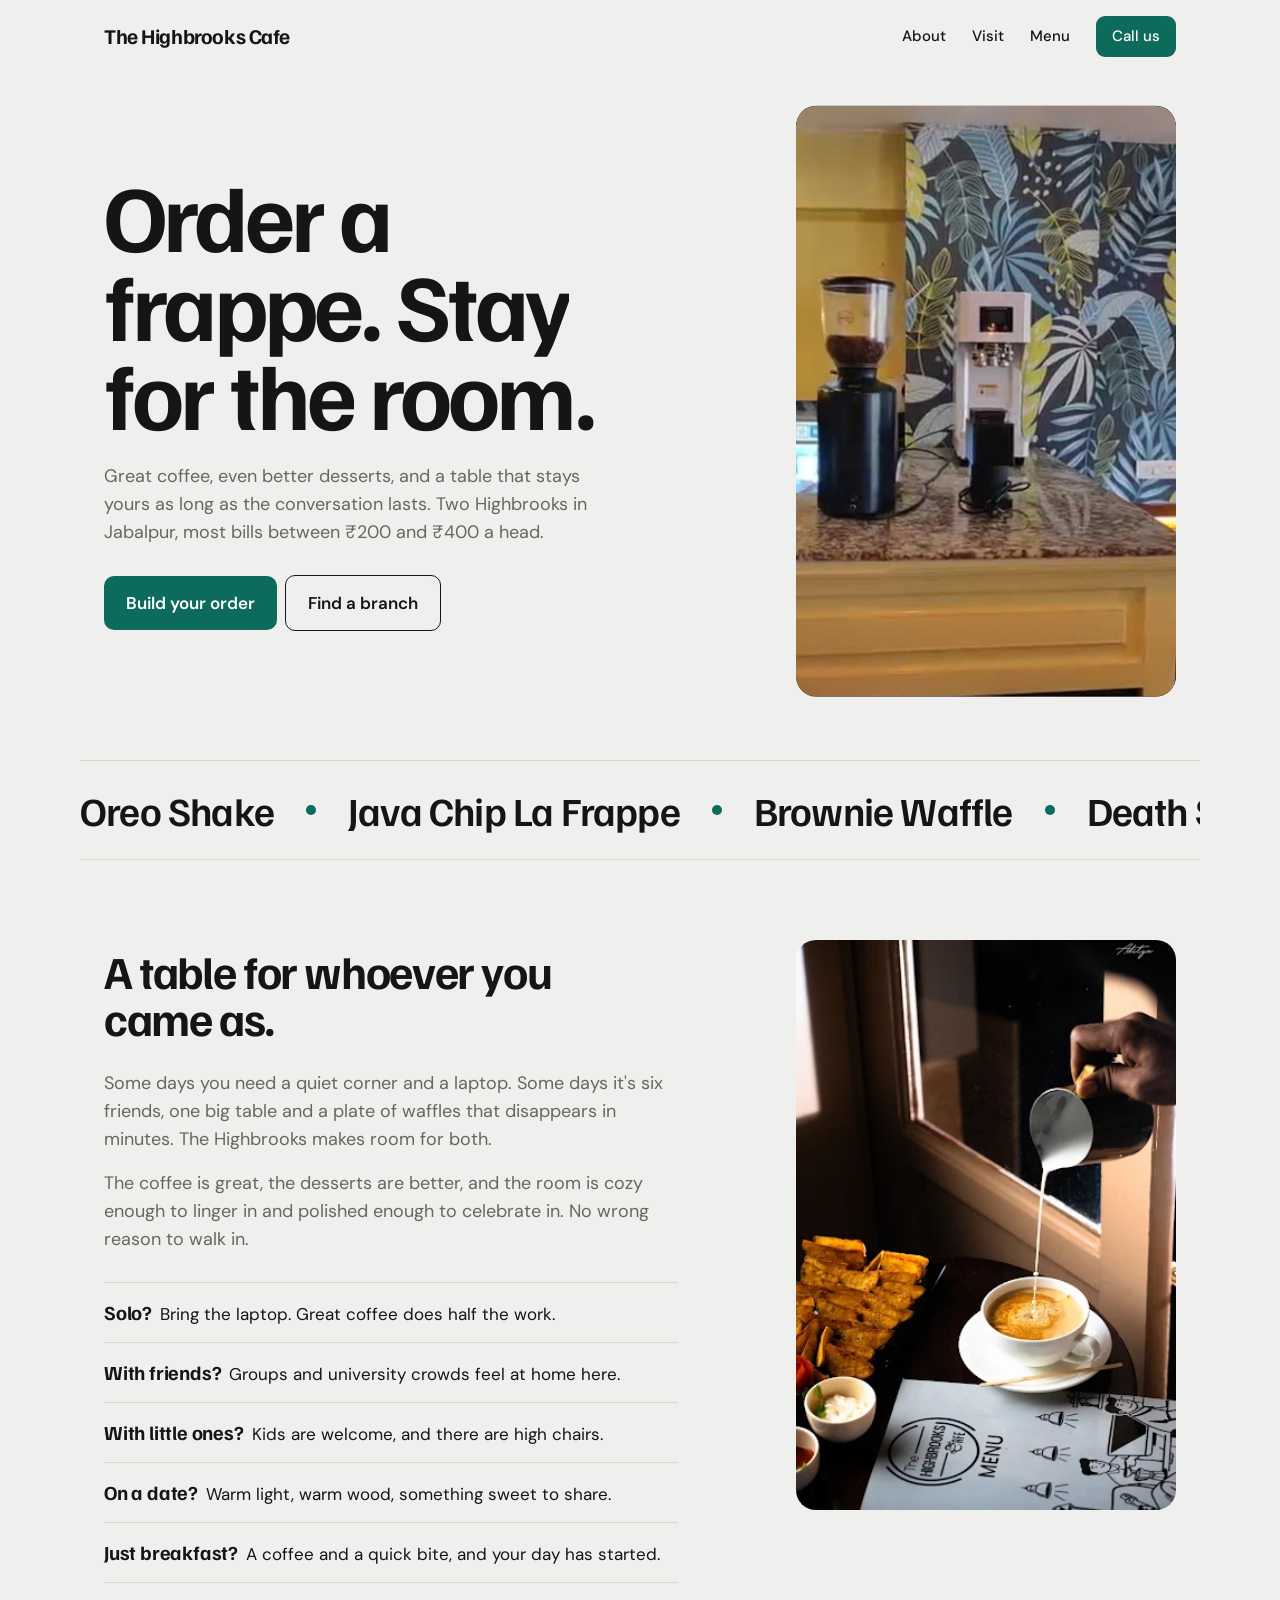
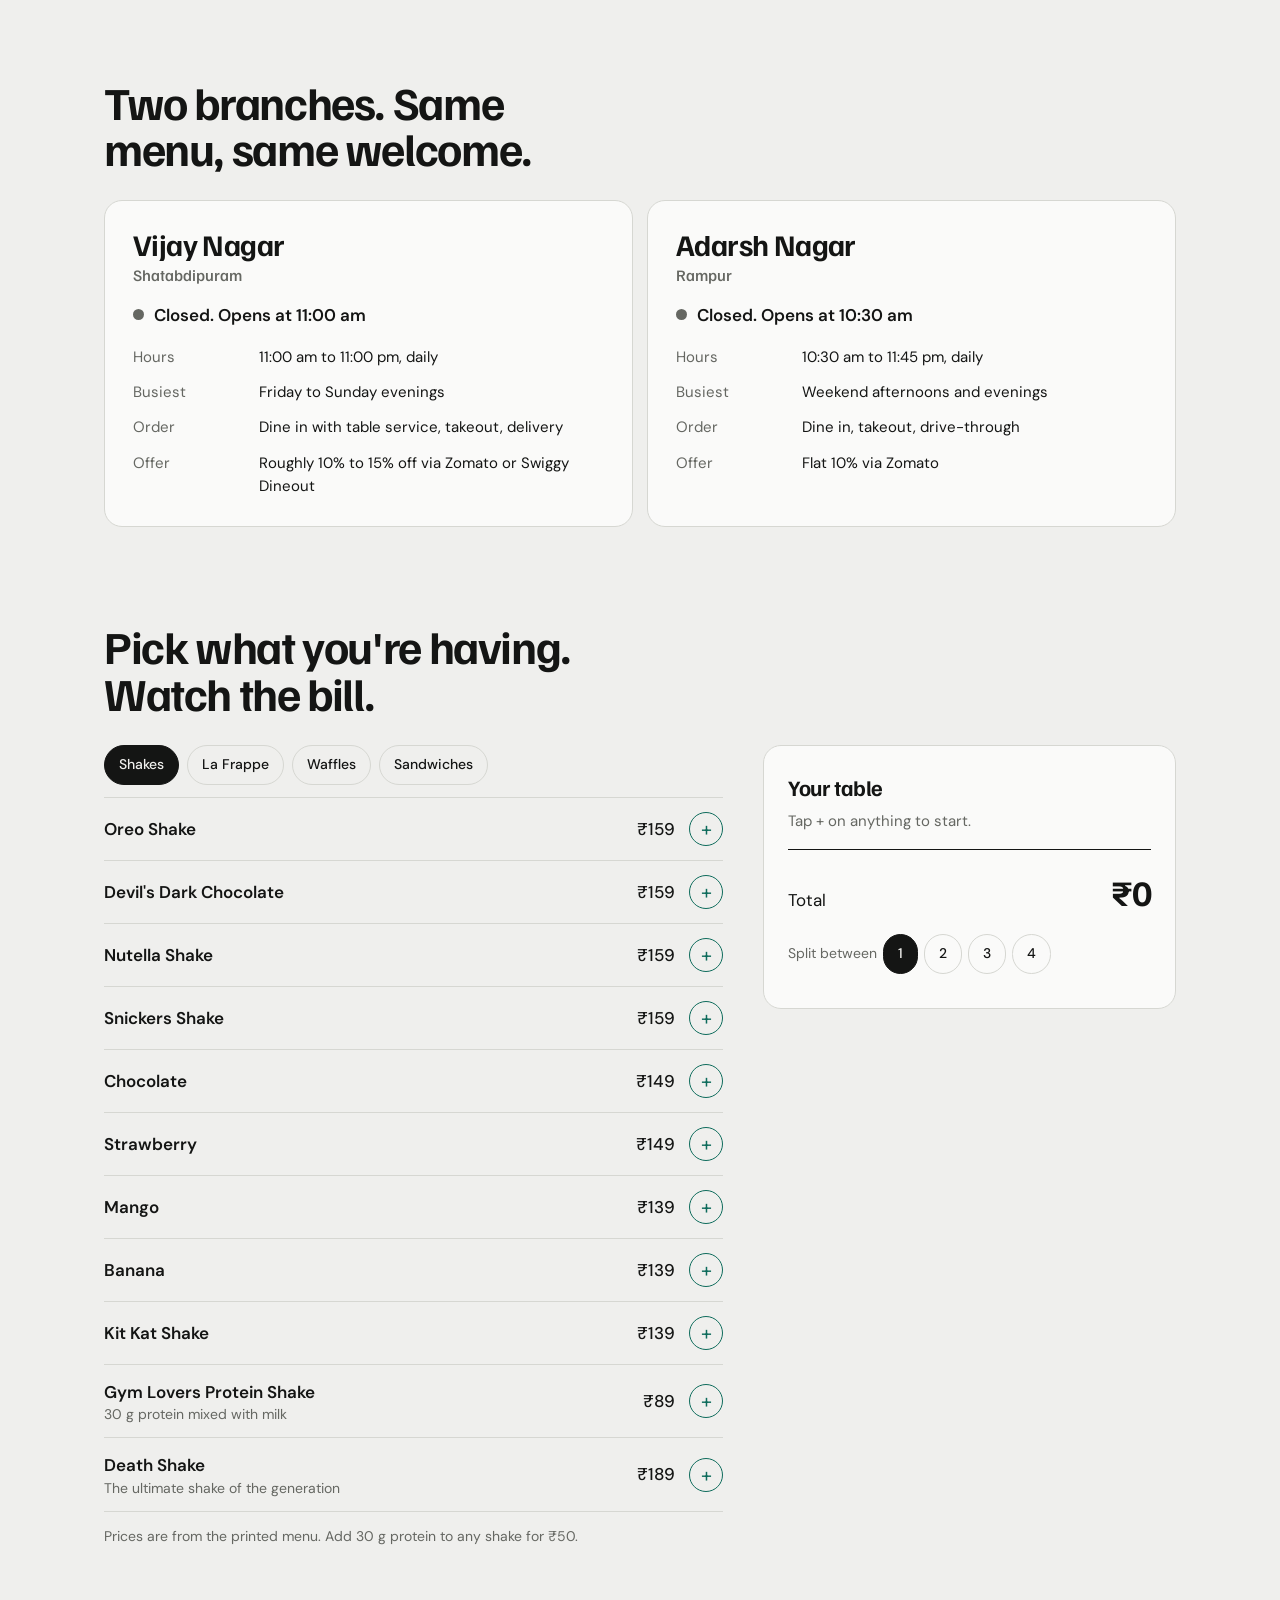
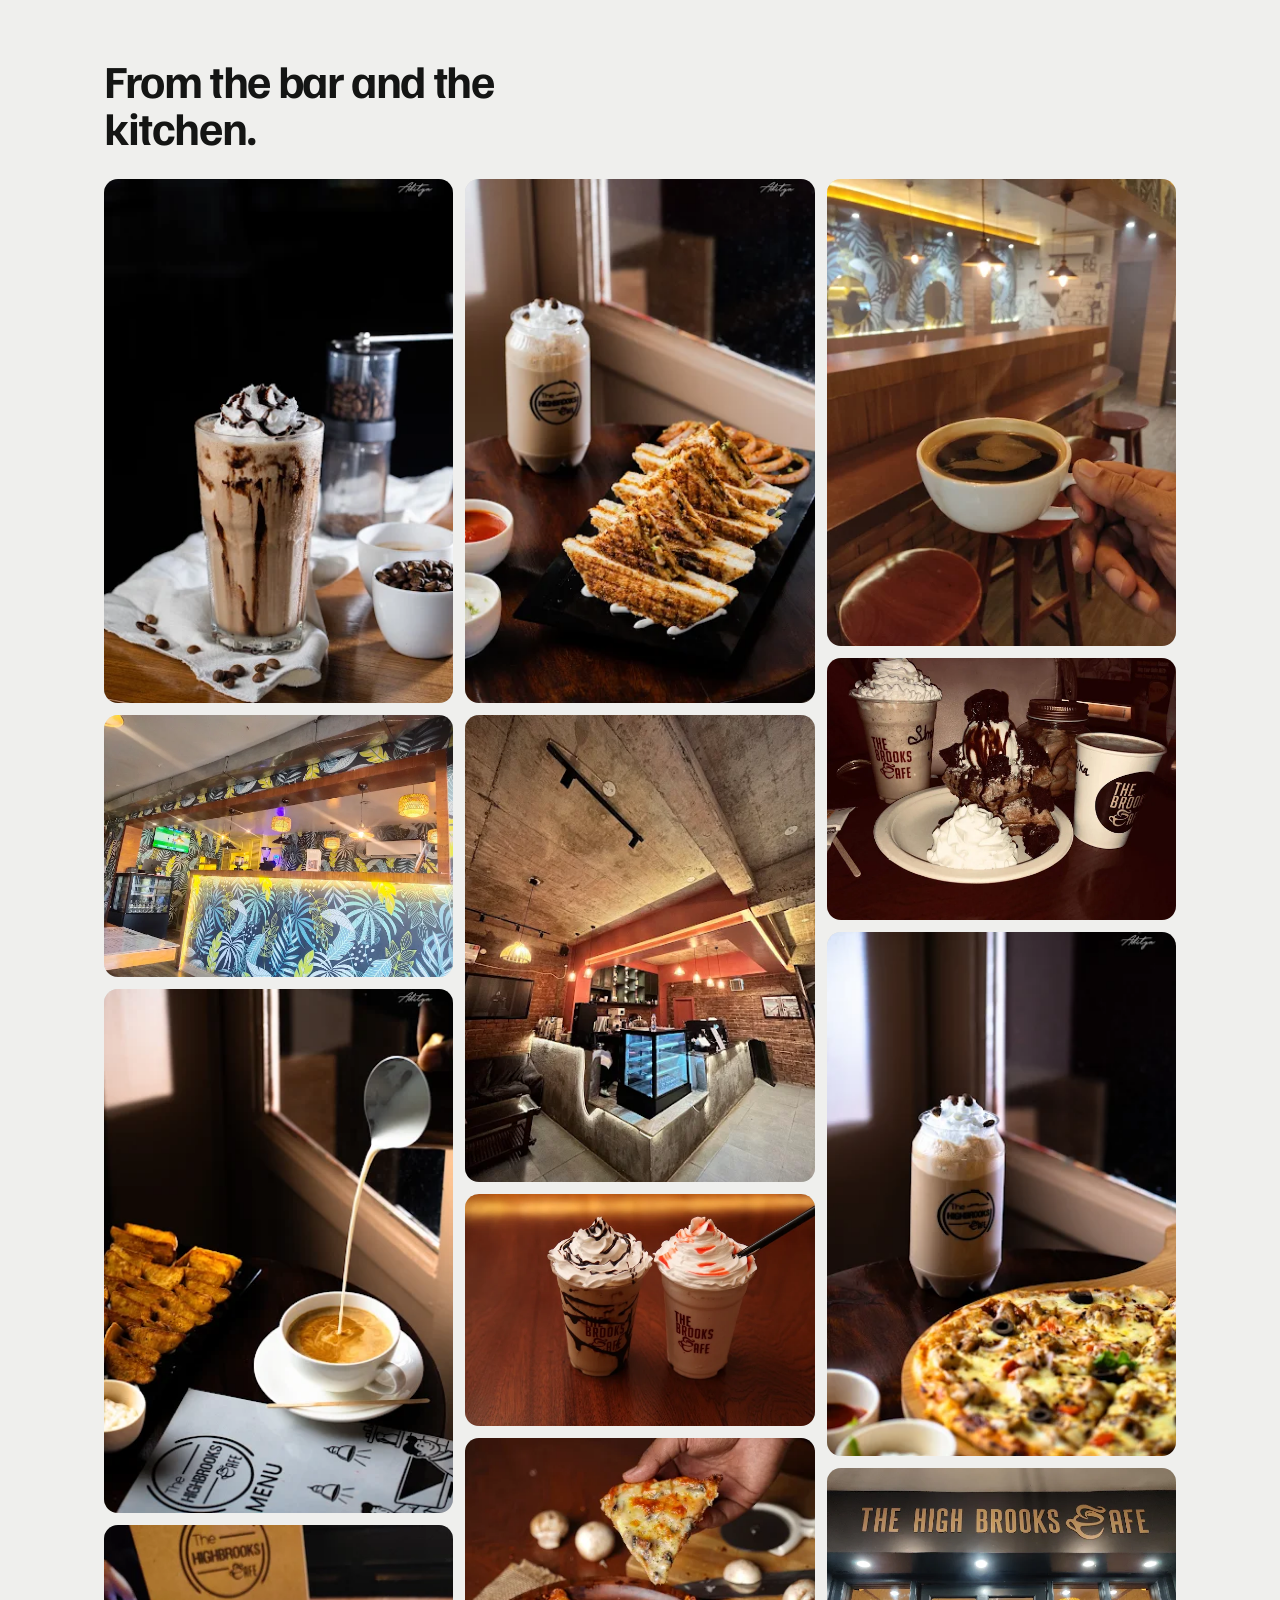
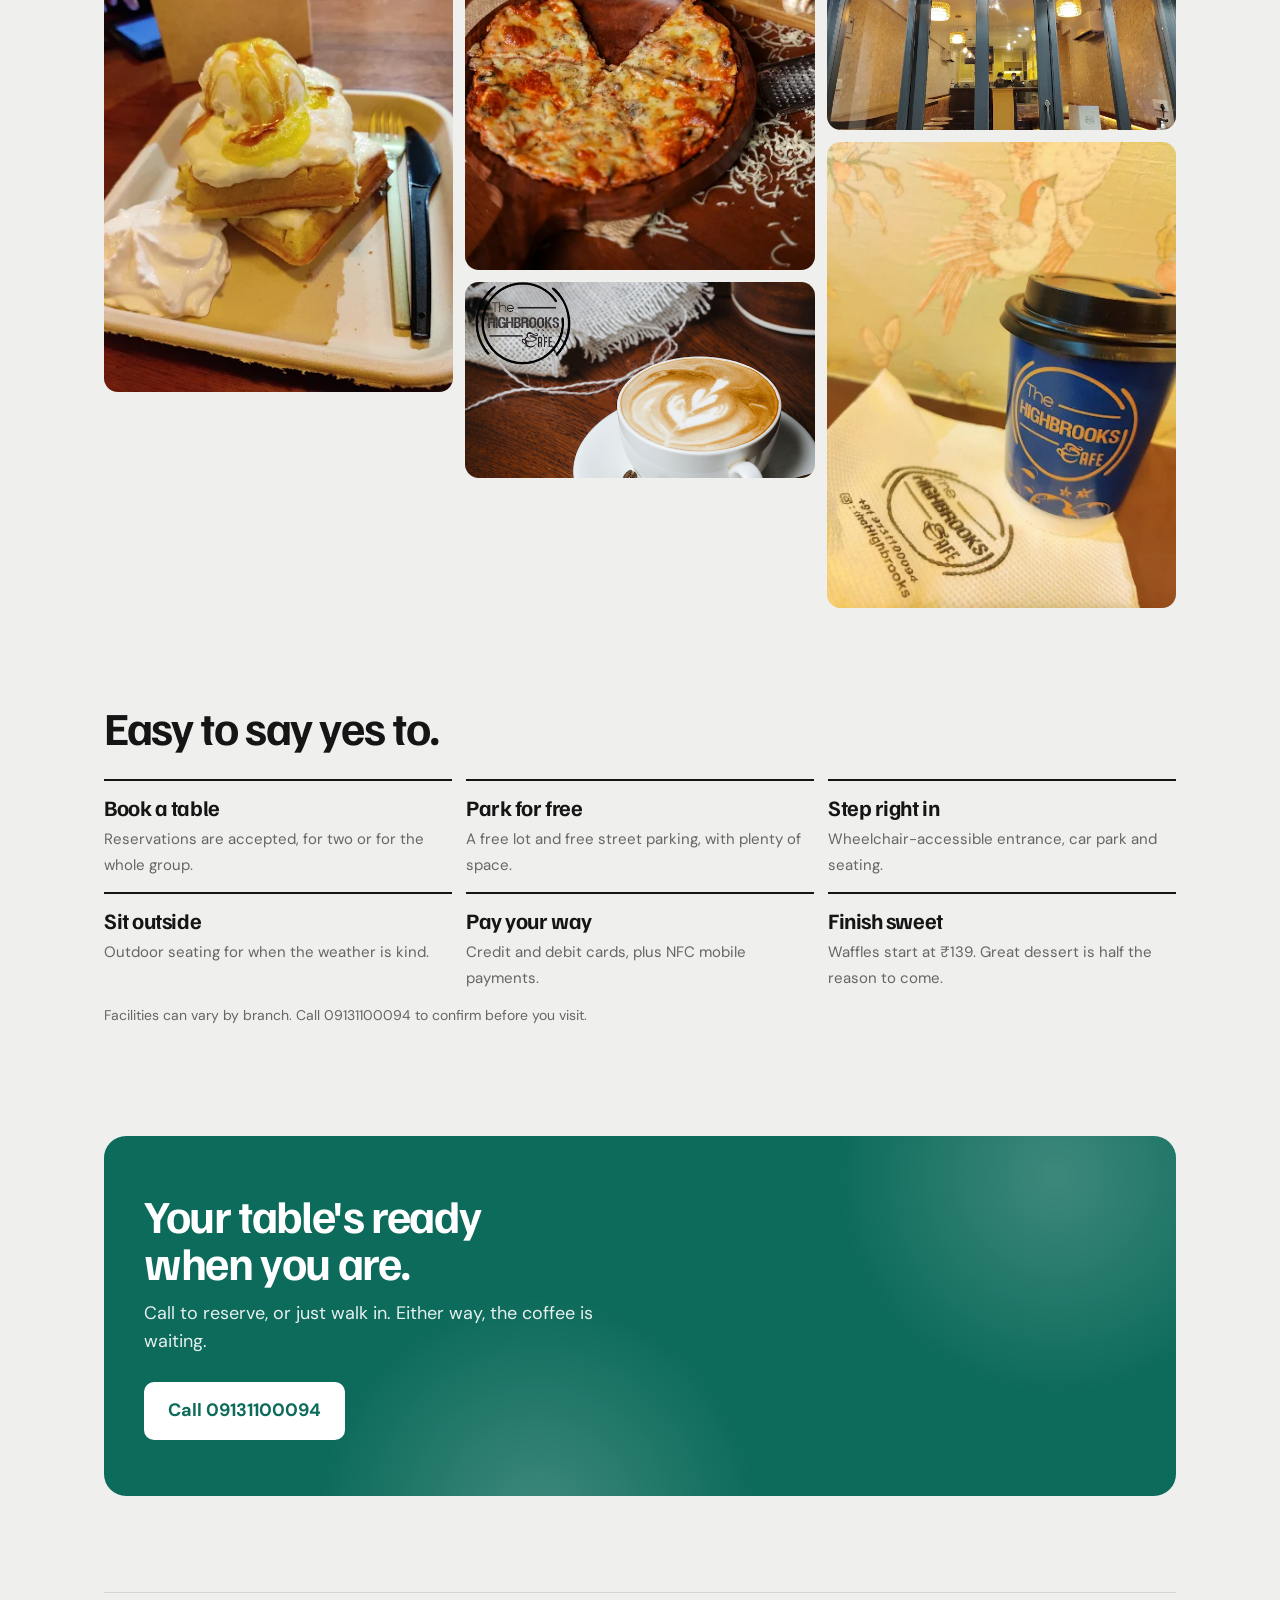
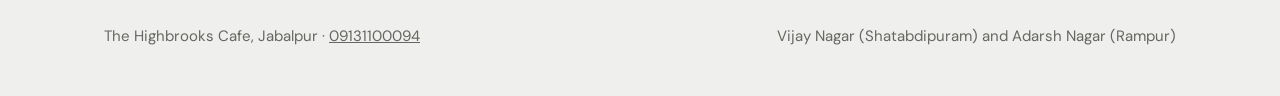
<file: index.html>
<!DOCTYPE html>
<html lang="en">
<head>
<meta charset="utf-8">
<meta name="viewport" content="width=device-width, initial-scale=1, viewport-fit=cover">
<title>The Highbrooks Cafe | Coffee, shakes and desserts in Jabalpur</title>
<meta name="description" content="Great coffee, even better desserts, and a table that stays yours. Two Highbrooks in Jabalpur: Vijay Nagar and Adarsh Nagar.">
<script>
  document.documentElement.classList.add('js');
  if (!matchMedia('(prefers-reduced-motion: reduce)').matches) document.documentElement.classList.add('anim');
</script>
<link rel="preconnect" href="https://fonts.googleapis.com">
<link rel="preconnect" href="https://fonts.gstatic.com" crossorigin>
<link href="https://fonts.googleapis.com/css2?family=Familjen+Grotesk:wght@500;600;700&family=DM+Sans:wght@400;500;600&display=swap" rel="stylesheet">
<link rel="stylesheet" href="css/styles.css">
</head>
<body>
<div class="progress" id="progress"></div>

<header class="bar" id="bar">
  <div class="wrap nav">
    <a class="logo" href="#top">The Highbrooks Cafe</a>
    <div>
      <a href="#about">About</a><a href="#visit">Visit</a><a href="#menu">Menu</a>
      <a class="callb mag" href="tel:09131100094">Call us</a>
    </div>
  </div>
</header>

<main class="wrap" id="top">
  <section class="hero">
    <div>
      <h1 aria-label="Order a frappe. Stay for the room.">
        <span class="w" style="--i:0"><span>Order</span></span>
        <span class="w" style="--i:1"><span>a</span></span>
        <span class="w" style="--i:2"><span>frappe.</span></span>
        <span class="w" style="--i:3"><span>Stay</span></span>
        <span class="w" style="--i:4"><span>for</span></span>
        <span class="w" style="--i:5"><span>the</span></span>
        <span class="w" style="--i:6"><span>room.</span></span>
      </h1>
      <p class="lede" data-reveal style="--d:8">Great coffee, even better desserts, and a table that stays yours as long as the conversation lasts. Two Highbrooks in Jabalpur, most bills between ₹200 and ₹400 a head.</p>
      <div data-reveal style="--d:10">
        <a class="btn mag" href="#menu">Build your order</a><a class="btn alt mag" href="#visit">Find a branch</a>
      </div>
    </div>
    <div class="reel" data-par=".06">
      <video id="tour" src="assets/video/interior-tour.mp4" poster="assets/video/interior-tour-poster.jpg" muted loop playsinline autoplay aria-label="A walk through the cafe"></video>
    </div>
  </section>

  <div class="marquee" aria-hidden="true"><div class="track" id="track">
    <span>Oreo Shake</span><span>Java Chip La Frappe</span><span>Brownie Waffle</span><span>Death Shake</span><span>Caramel Mocha</span><span>Kit Kat Waffle</span><span>Hazelnut Mocha</span><span>Veg Club Sandwich</span><span>Rainbow La Frappe</span><span>Snickers Shake</span>
  </div></div>

  <section class="sec about" id="about">
    <div>
      <h2 data-reveal>A table for whoever you came as.</h2>
      <p data-reveal style="--d:1">Some days you need a quiet corner and a laptop. Some days it's six friends, one big table and a plate of waffles that disappears in minutes. The Highbrooks makes room for both.</p>
      <p data-reveal style="--d:2">The coffee is great, the desserts are better, and the room is cozy enough to linger in and polished enough to celebrate in. No wrong reason to walk in.</p>
      <ul class="come" data-stagger>
        <li><b>Solo?</b>Bring the laptop. Great coffee does half the work.</li>
        <li><b>With friends?</b>Groups and university crowds feel at home here.</li>
        <li><b>With little ones?</b>Kids are welcome, and there are high chairs.</li>
        <li><b>On a date?</b>Warm light, warm wood, something sweet to share.</li>
        <li><b>Just breakfast?</b>A coffee and a quick bite, and your day has started.</li>
      </ul>
    </div>
    <div class="pic" data-par=".05"><img src="assets/images/about/about-latte.webp" width="340" height="510" alt="Latte art on a white saucer" loading="lazy"></div>
  </section>

  <section class="sec" id="visit">
    <h2 data-reveal>Two branches. Same menu, same welcome.</h2>
    <div class="two" data-stagger>
      <article class="card">
        <h3>Vijay Nagar<small>Shatabdipuram</small></h3>
        <div class="live"><i class="dot" id="d0"></i><span id="s0"></span></div>
        <dl>
          <dt>Hours</dt><dd>11:00 am to 11:00 pm, daily</dd>
          <dt>Busiest</dt><dd>Friday to Sunday evenings</dd>
          <dt>Order</dt><dd>Dine in with table service, takeout, delivery</dd>
          <dt>Offer</dt><dd>Roughly 10% to 15% off via Zomato or Swiggy Dineout</dd>
        </dl>
      </article>
      <article class="card">
        <h3>Adarsh Nagar<small>Rampur</small></h3>
        <div class="live"><i class="dot" id="d1"></i><span id="s1"></span></div>
        <dl>
          <dt>Hours</dt><dd>10:30 am to 11:45 pm, daily</dd>
          <dt>Busiest</dt><dd>Weekend afternoons and evenings</dd>
          <dt>Order</dt><dd>Dine in, takeout, drive-through</dd>
          <dt>Offer</dt><dd>Flat 10% via Zomato</dd>
        </dl>
      </article>
    </div>
  </section>

  <section class="sec" id="menu">
    <h2 data-reveal>Pick what you're having. Watch the bill.</h2>
    <div class="order">
      <div data-reveal>
        <div class="cats" id="cats" role="group" aria-label="Menu section"></div>
        <div id="items"></div>
        <p class="note">Prices are from the printed menu. Add 30 g protein to any shake for ₹50.</p>
      </div>
      <aside class="bill" aria-live="polite" data-reveal style="--d:2">
        <h3>Your table</h3>
        <p class="empty" id="empty">Tap + on anything to start.</p>
        <div id="lines"></div>
        <div class="tot"><span>Total</span><strong id="tot">₹0</strong></div>
        <div class="split" id="split"><span>Split between</span></div>
        <p class="per" id="per"></p>
      </aside>
    </div>
  </section>

  <section class="sec">
    <h2 data-reveal>From the bar and the kitchen.</h2>
    <div class="gal" id="gal">
      <figure><img src="assets/images/gallery/frappe-grinder.webp" width="340" height="510" alt="Chocolate frappe beside a coffee grinder" loading="lazy"></figure>
      <figure><img src="assets/images/gallery/leaf-bar.webp" width="680" height="510" alt="The leaf-print bar" loading="lazy"></figure>
      <figure><img src="assets/images/gallery/coffee-pour.webp" width="340" height="510" alt="Milk poured into a cup of coffee" loading="lazy"></figure>
      <figure><img src="assets/images/gallery/waffle-icecream.webp" width="382" height="510" alt="Waffles with ice cream and honey" loading="lazy"></figure>
      <figure><img src="assets/images/gallery/sandwiches-frappe.webp" width="340" height="510" alt="Grilled sandwiches with a frappe" loading="lazy"></figure>
      <figure><img src="assets/images/gallery/brick-interior.webp" width="382" height="510" alt="Brick and concrete interior" loading="lazy"></figure>
      <figure><img src="assets/images/gallery/two-shakes.webp" width="680" height="453" alt="Two whipped-cream shakes" loading="lazy"></figure>
      <figure><img src="assets/images/gallery/pizza-slice.webp" width="413" height="510" alt="Pizza slice being lifted" loading="lazy"></figure>
      <figure><img src="assets/images/gallery/latte-art.webp" width="680" height="382" alt="Latte art" loading="lazy"></figure>
      <figure><img src="assets/images/gallery/bar-counter-coffee.webp" width="382" height="510" alt="Black coffee at the bar counter" loading="lazy"></figure>
      <figure><img src="assets/images/gallery/brownie-sundae.webp" width="680" height="510" alt="Brownie waffle sundae with a frappe" loading="lazy"></figure>
      <figure><img src="assets/images/gallery/frappe-pizza.webp" width="340" height="510" alt="Frappe with a pizza" loading="lazy"></figure>
      <figure><img src="assets/images/gallery/storefront.webp" width="680" height="510" alt="The storefront at night" loading="lazy"></figure>
      <figure><img src="assets/images/gallery/branded-cup.webp" width="382" height="510" alt="Branded cup and napkin" loading="lazy"></figure>
    </div>
  </section>

  <section class="sec">
    <h2 data-reveal>Easy to say yes to.</h2>
    <div class="good" data-stagger>
      <div><b>Book a table</b><span>Reservations are accepted, for two or for the whole group.</span></div>
      <div><b>Park for free</b><span>A free lot and free street parking, with plenty of space.</span></div>
      <div><b>Step right in</b><span>Wheelchair-accessible entrance, car park and seating.</span></div>
      <div><b>Sit outside</b><span>Outdoor seating for when the weather is kind.</span></div>
      <div><b>Pay your way</b><span>Credit and debit cards, plus NFC mobile payments.</span></div>
      <div><b>Finish sweet</b><span>Waffles start at ₹139. Great dessert is half the reason to come.</span></div>
    </div>
    <p class="note">Facilities can vary by branch. Call 09131100094 to confirm before you visit.</p>
  </section>

  <section class="close" data-reveal>
    <h2>Your table's ready when you are.</h2>
    <p>Call to reserve, or just walk in. Either way, the coffee is waiting.</p>
    <a class="mag" href="tel:09131100094">Call 09131100094</a>
  </section>

  <footer>
    <span>The Highbrooks Cafe, Jabalpur · <a href="tel:09131100094">09131100094</a></span>
    <span>Vijay Nagar (Shatabdipuram) and Adarsh Nagar (Rampur)</span>
  </footer>
</main>

<script src="js/main.js"></script>
</body>
</html>
</file>
<file: css/styles.css>
/* =========================================================
   The Highbrooks Cafe
   1. Tokens  2. Base  3. Nav  4. Hero  5. Marquee  6. About
   7. Branches  8. Menu builder  9. Gallery  10. Good to know
   11. Closing banner  12. Footer  13. Motion  14. Responsive
   ========================================================= */

/* 1. Tokens */
:root{
  --bg:#efefed; --surface:#fafaf9; --ink:#141514; --muted:#656762; --line:#d6d7d2;
  --accent:#0d6b5b; --on-accent:#ffffff; --accent-soft:#d8e9e4;
  --display:'Familjen Grotesk','Helvetica Neue',Arial,sans-serif;
  --body:'DM Sans','Helvetica Neue',Arial,sans-serif;
  --ease:cubic-bezier(.2,.8,.2,1);
  --ease-io:cubic-bezier(.7,0,.2,1);
  box-sizing:border-box;
  padding-top:env(safe-area-inset-top,0px);
  padding-bottom:env(safe-area-inset-bottom,0px);
}
@media (prefers-color-scheme:dark){
  :root:not([data-theme="light"]){
    --bg:#131413; --surface:#1c1d1c; --ink:#f0f1ee; --muted:#9a9c96; --line:#2d2f2c;
    --accent:#3fc2a8; --on-accent:#08100e; --accent-soft:#17302b;
  }
}
:root[data-theme="dark"]{
  --bg:#131413; --surface:#1c1d1c; --ink:#f0f1ee; --muted:#9a9c96; --line:#2d2f2c;
  --accent:#3fc2a8; --on-accent:#08100e; --accent-soft:#17302b;
}

/* 2. Base */
html{height:100%;scroll-behavior:smooth;scroll-padding-top:calc(env(safe-area-inset-top,0px) + 76px)}
*,*::before,*::after{box-sizing:border-box}
body{margin:0;background:var(--bg);color:var(--ink);font-family:var(--body);font-size:17px;line-height:1.55;min-height:100%;overflow-x:hidden}
img,video{max-width:100%}
a{color:inherit}
:focus-visible{outline:3px solid var(--accent);outline-offset:3px}
.wrap{max-width:1120px;margin:0 auto;padding:0 24px}
.sec{padding-bottom:96px}
h2{font-family:var(--display);font-weight:700;font-size:clamp(30px,4vw,46px);letter-spacing:-.03em;line-height:1.02;margin:0 0 28px;max-width:18ch}
.note{color:var(--muted);font-size:14px;margin-top:14px}
.btn{display:inline-block;background:var(--accent);color:var(--on-accent);font-weight:600;padding:14px 22px;border-radius:10px;text-decoration:none}
.btn.alt{background:transparent;color:var(--ink);border:1.5px solid var(--ink);margin-left:8px}
.mag{transition:transform .25s var(--ease)}

/* 3. Nav */
.progress{position:fixed;top:0;left:0;right:0;height:3px;background:var(--accent);transform:scaleX(0);transform-origin:left;z-index:60}
.bar{position:sticky;top:env(safe-area-inset-top,0px);z-index:50;transition:transform .45s var(--ease),background .3s,box-shadow .3s}
.bar.solid{background:color-mix(in srgb,var(--bg) 82%,transparent);-webkit-backdrop-filter:blur(14px);backdrop-filter:blur(14px);box-shadow:0 1px 0 var(--line)}
.bar.hide{transform:translateY(-110%)}
.nav{display:flex;justify-content:space-between;align-items:center;padding-top:16px;padding-bottom:16px}
.nav div{display:flex;gap:26px;align-items:center;font-size:15px}
.nav div a{text-decoration:none;font-weight:500}
.nav div a:not(.callb):hover{color:var(--accent)}
.logo{font-family:var(--display);font-weight:700;font-size:21px;letter-spacing:-.02em;text-decoration:none}
.callb{background:var(--accent);color:var(--on-accent);padding:9px 16px;border-radius:9px}

/* 4. Hero */
.hero{display:grid;grid-template-columns:1.25fr 1fr;gap:56px;align-items:center;padding:32px 0 64px}
h1{font-family:var(--display);font-weight:700;font-size:clamp(46px,7.4vw,100px);line-height:.94;letter-spacing:-.04em;margin:0 0 26px}
.w{display:inline-block;overflow:hidden;vertical-align:top;padding-bottom:.14em;margin-bottom:-.14em}
.w>span{display:inline-block}
.lede{color:var(--muted);max-width:42ch;margin:0 0 28px;font-size:18px}
.reel{border-radius:20px;overflow:hidden;aspect-ratio:9/14;background:#000;max-width:380px;justify-self:end;width:100%;transform:translateY(var(--py,0px))}
.reel video{width:100%;height:100%;object-fit:cover;display:block}

/* 5. Marquee */
.marquee{overflow:hidden;margin:0 -24px 88px;padding:18px 0;border-block:1px solid var(--line)}
.track{display:flex;width:max-content;animation:marquee 46s linear infinite}
.marquee:hover .track{animation-play-state:paused}
.track span{font-family:var(--display);font-weight:600;font-size:clamp(26px,3.4vw,40px);letter-spacing:-.02em;white-space:nowrap;display:flex;align-items:center}
.track span::after{content:"";width:10px;height:10px;border-radius:50%;background:var(--accent);margin:0 32px}

/* 6. About */
.about{display:grid;grid-template-columns:1.3fr 1fr;gap:56px;align-items:center}
.about p{color:var(--muted);max-width:50ch;margin:0 0 16px;font-size:18px}
.pic{justify-self:end;width:100%;max-width:380px;transform:translateY(var(--py,0px))}
.pic img{width:100%;height:auto;border-radius:20px;display:block}
.come{list-style:none;margin:28px 0 0;padding:0}
.come li{padding:14px 0;border-top:1px solid var(--line)}
.come li:last-child{border-bottom:1px solid var(--line)}
.come b{font-family:var(--display);font-size:20px;letter-spacing:-.01em;margin-right:8px}

/* 7. Branches */
.two{display:grid;grid-template-columns:1fr 1fr;gap:14px}
.card{background:var(--surface);border:1px solid var(--line);border-radius:18px;padding:28px;display:flex;flex-direction:column;gap:18px;transition:border-color .3s,transform .4s var(--ease)}
.card:hover{border-color:var(--accent)}
.card h3{font-family:var(--display);font-size:30px;letter-spacing:-.02em;line-height:1.05;margin:0}
.card h3 small{display:block;font-size:16px;font-weight:500;color:var(--muted);letter-spacing:0;margin-top:6px}
.live{display:flex;align-items:center;gap:10px;font-weight:600}
.dot{width:11px;height:11px;border-radius:50%;background:var(--muted);flex:none}
.dot.on{background:var(--accent);animation:pulse 2s infinite}
dl{margin:0;display:grid;grid-template-columns:110px 1fr;gap:12px 16px;font-size:15px}
dt{color:var(--muted)}
dd{margin:0}

/* 8. Menu builder */
.order{display:grid;grid-template-columns:1.5fr 1fr;gap:40px;align-items:start}
.cats{display:flex;gap:8px;flex-wrap:wrap;margin-bottom:12px}
.cats button,.split button{font:inherit;font-size:14px;font-weight:500;border:1.5px solid var(--line);background:transparent;color:var(--ink);padding:8px 14px;border-radius:999px;cursor:pointer;transition:background .25s,color .25s,border-color .25s}
.cats button[aria-pressed="true"],.split button[aria-pressed="true"]{background:var(--ink);border-color:var(--ink);color:var(--bg)}
.item{display:grid;grid-template-columns:1fr auto auto;gap:14px;align-items:center;padding:14px 0;border-top:1px solid var(--line)}
.item:last-child{border-bottom:1px solid var(--line)}
.item b{font-weight:600}
.item small{display:block;color:var(--muted);font-size:14px;line-height:1.3}
.pr{font-variant-numeric:tabular-nums;font-weight:500}
.add{font:inherit;width:34px;height:34px;border-radius:50%;border:1.5px solid var(--accent);background:transparent;color:var(--accent);font-size:20px;line-height:1;cursor:pointer;transition:background .2s,color .2s,transform .2s var(--ease)}
.add:hover{background:var(--accent);color:var(--on-accent);transform:rotate(90deg)}
.add:active{transform:rotate(90deg) scale(.86)}
.bill{position:sticky;top:90px;background:var(--surface);border:1px solid var(--line);border-radius:18px;padding:24px}
.bill h3{font-family:var(--display);font-size:22px;margin:0 0 6px;letter-spacing:-.02em}
.bill .empty{color:var(--muted);font-size:15px;margin:0 0 6px}
.line{display:flex;justify-content:space-between;gap:10px;align-items:center;font-size:15px;padding:8px 0;border-bottom:1px solid var(--line)}
.line span:last-child{display:flex;gap:10px;align-items:center;font-variant-numeric:tabular-nums}
.line button{font:inherit;border:0;background:var(--accent-soft);color:var(--ink);width:24px;height:24px;border-radius:50%;cursor:pointer;line-height:1}
.tot{display:flex;justify-content:space-between;align-items:baseline;margin-top:16px;padding-top:14px;border-top:1.5px solid var(--ink)}
.tot strong{font-family:var(--display);font-size:36px;letter-spacing:-.02em;font-variant-numeric:tabular-nums}
.split{display:flex;gap:6px;align-items:center;margin-top:14px;font-size:14px;color:var(--muted);flex-wrap:wrap}
.per{margin:10px 0 0;font-size:15px;font-weight:500}

/* 9. Gallery */
.gal{columns:3;column-gap:12px}
.gal figure{position:relative;isolation:isolate;margin:0 0 12px;border-radius:14px;overflow:hidden;break-inside:avoid;background:var(--line)}
.gal figure::after{content:"";position:absolute;inset:0;background:var(--bg);transform:scaleY(0);transform-origin:top;pointer-events:none}
.gal img{width:100%;height:auto;display:block;transition:transform .7s var(--ease)}
.gal figure:hover img{transform:scale(1.05)}

/* 10. Good to know */
.good{display:grid;grid-template-columns:repeat(3,1fr);gap:14px}
.good div{position:relative;padding-top:16px}
.good div::before{content:"";position:absolute;top:0;left:0;right:0;height:2px;background:var(--ink);transform-origin:left}
.good b{display:block;font-family:var(--display);font-size:22px;letter-spacing:-.02em;line-height:1.1;margin-bottom:6px}
.good span{color:var(--muted);font-size:15px}

/* 11. Closing banner */
.close{position:relative;overflow:hidden;background:var(--accent);color:var(--on-accent);border-radius:22px;padding:56px 40px;margin-bottom:96px}
.close>*{position:relative;z-index:1}
.close::before,.close::after{content:"";position:absolute;width:440px;height:440px;border-radius:50%;background:radial-gradient(closest-side,rgba(255,255,255,.2),transparent);animation:drift 16s ease-in-out infinite alternate;pointer-events:none}
.close::before{top:-180px;right:-100px}
.close::after{bottom:-240px;left:20%;animation-delay:-8s}
.close h2{max-width:14ch;margin-bottom:14px}
.close p{margin:0 0 26px;font-size:18px;max-width:40ch;opacity:.9}
.close a{display:inline-block;background:var(--on-accent);color:var(--accent);font-weight:700;padding:15px 24px;border-radius:10px;text-decoration:none;font-size:18px}

/* 12. Footer */
footer{border-top:1px solid var(--line);padding:32px 0 48px;color:var(--muted);font-size:15px;display:flex;justify-content:space-between;gap:16px;flex-wrap:wrap}

/* 13. Motion (only when the visitor has not asked for reduced motion) */
@keyframes rise{to{transform:none}}
@keyframes unveil{to{clip-path:inset(0 round 20px)}}
@keyframes settle{to{transform:scale(1)}}
@keyframes fadeUp{from{opacity:0;transform:translateY(14px)}to{opacity:1;transform:none}}
@keyframes pulse{0%{box-shadow:0 0 0 0 color-mix(in srgb,var(--accent) 55%,transparent)}100%{box-shadow:0 0 0 12px transparent}}
@keyframes marquee{to{transform:translateX(-50%)}}
@keyframes drift{from{transform:translate(0,0) scale(1)}to{transform:translate(-60px,40px) scale(1.2)}}
@keyframes bump{0%{background:var(--accent-soft);transform:translateX(-6px)}100%{background:transparent;transform:none}}

.anim .w>span{transform:translateY(112%);animation:rise 1s var(--ease) forwards;animation-delay:calc(.12s + var(--i)*.07s)}
.anim .reel{clip-path:inset(100% 0 0 0 round 20px);animation:unveil 1.3s .25s var(--ease-io) forwards}
.anim .reel video{transform:scale(1.25);animation:settle 1.8s .25s var(--ease) forwards}
.anim [data-reveal]{opacity:0;transform:translateY(28px);transition:opacity .9s ease,transform .9s var(--ease);transition-delay:calc(var(--d,0)*80ms)}
.anim [data-reveal].in{opacity:1;transform:none}
.anim .gal figure::after{transform:scaleY(1);transition:transform 1.1s var(--ease-io);transition-delay:calc(var(--d,0)*90ms)}
.anim .gal figure.in::after{transform:scaleY(0)}
.anim .gal img{transform:scale(1.3);transition:transform 1.5s var(--ease)}
.anim .gal figure.in img{transform:scale(1)}
.anim .gal figure.in:hover img{transform:scale(1.05);transition-duration:.7s}
.anim .good div::before{transform:scaleX(0);transition:transform 1.1s var(--ease-io);transition-delay:calc(var(--d,0)*90ms)}
.anim .good div.in::before{transform:scaleX(1)}
.anim .item{animation:fadeUp .55s var(--ease) both;animation-delay:calc(var(--i,0)*32ms)}
.anim .line.bump{animation:bump .7s var(--ease)}

@media (prefers-reduced-motion:reduce){
  html{scroll-behavior:auto}
  .track{animation:none;overflow-x:auto}
  .dot.on,.close::before,.close::after{animation:none}
}

/* 14. Responsive */
@media (max-width:860px){
  .hero,.order,.two,.about{grid-template-columns:1fr;gap:28px}
  .hero{padding:16px 0 48px}
  .reel,.pic{justify-self:start}
  .pic{max-width:340px}
  .gal{columns:2}
  .bill{position:static}
  .good{grid-template-columns:1fr 1fr}
  .nav div a:not(.callb){display:none}
}
@media (max-width:520px){
  .good{grid-template-columns:1fr}
  .close{padding:40px 24px}
}
</file>
